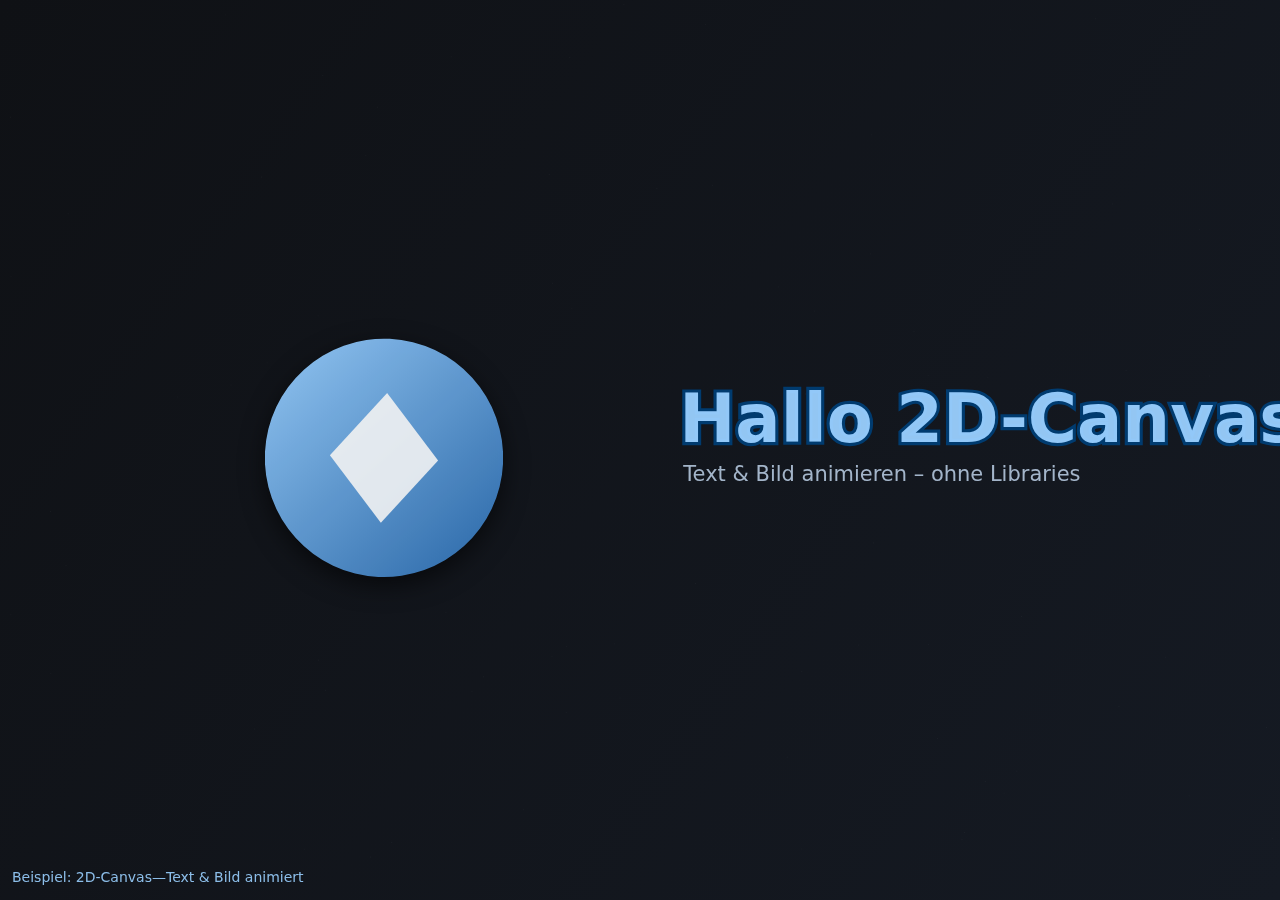
<file: threeText.html>
<!doctype html>
<html lang="de">
<head>
  <meta charset="utf-8" />
  <meta name="viewport" content="width=device-width, initial-scale=1" />
  <title>2D Canvas: Text & Bild animieren</title>
  <style>
    html, body { height: 100%; margin: 0; background: #0f1115; }
    canvas { display: block; width: 100%; height: 100%; }
    .hint { position: fixed; left: 12px; bottom: 12px; color: #9ad0ff; font: 14px/1.4 system-ui, sans-serif; opacity: .9; }
  </style>
</head>
<body>
  <canvas id="c"></canvas>
  <div class="hint">Beispiel: 2D-Canvas—Text & Bild animiert</div>

<script>
(() => {
  const canvas = document.getElementById('c');
  const ctx = canvas.getContext('2d');

  // DPR-Scaling für scharfe Darstellung
  function resize() {
    const dpr = Math.max(1, window.devicePixelRatio || 1);
    const { innerWidth: w, innerHeight: h } = window;
    canvas.width = Math.floor(w * dpr);
    canvas.height = Math.floor(h * dpr);
    canvas.style.width = w + 'px';
    canvas.style.height = h + 'px';
    ctx.setTransform(dpr, 0, 0, dpr, 0, 0);
  }
  resize();
  addEventListener('resize', resize);

  // Ein "Bild" als eingebettetes SVG (keine externen Dateien nötig)
  const svg = `
    <svg xmlns='http://www.w3.org/2000/svg' width='240' height='240' viewBox='0 0 240 240'>
      <defs>
        <linearGradient id='g' x1='0' y1='0' x2='1' y2='1'>
          <stop offset='0%' stop-color='#9ad0ff'/>
          <stop offset='100%' stop-color='#2b6cb0'/>
        </linearGradient>
      </defs>
      <circle cx='120' cy='120' r='110' fill='url(#g)'/>
      <path d='M70 120 L120 60 L170 120 L120 180 Z' fill='white' fill-opacity='.9'/>
    </svg>`;
  const IMG_SRC = 'data:image/svg+xml;utf8,' + encodeURIComponent(svg);
  const img = new Image();
  img.src = IMG_SRC;

  let t0 = performance.now();

  function drawBackground(w, h) {
    // Sanfter Verlaufs-Hintergrund
    const grad = ctx.createLinearGradient(0, 0, w, h);
    grad.addColorStop(0, '#0f1115');
    grad.addColorStop(1, '#151a23');
    ctx.fillStyle = grad;
    ctx.fillRect(0, 0, w, h);

    // Leichte Körnung (pro Frame fix), optional: dezent
    ctx.globalAlpha = 0.04;
    for (let i = 0; i < 80; i++) {
      const x = Math.random() * w;
      const y = Math.random() * h;
      ctx.fillStyle = '#ffffff';
      ctx.fillRect(x, y, 1, 1);
    }
    ctx.globalAlpha = 1;
  }

  function drawText(w, h, t) {
    const baseX = w * 0.52;
    const baseY = h * 0.5;
    const slide = Math.sin(t * 0.5) * 40;     // horizontales Gleiten
    const pulse = 1 + Math.sin(t * 2) * 0.05; // leichter Scale-Puls
    const fade = 0.6 + 0.4 * (0.5 + 0.5 * Math.sin(t * 1.2)); // 0.6–1.0

    ctx.save();
    ctx.translate(baseX + slide, baseY);
    ctx.scale(pulse, pulse);

    ctx.textAlign = 'left';
    ctx.textBaseline = 'middle';

    // Outline
    ctx.lineWidth = 6;
    ctx.strokeStyle = '#003b6f';
    ctx.font = 'bold 64px system-ui, -apple-system, Segoe UI, Roboto, sans-serif';
    ctx.strokeText('Hallo 2D-Canvas 👋', 0, -24);

    // Füllung
    ctx.globalAlpha = fade;
    ctx.fillStyle = '#9ad0ff';
    ctx.fillText('Hallo 2D-Canvas 👋', 0, -24);

    // Subline
    ctx.globalAlpha = 0.9;
    ctx.font = '20px system-ui, -apple-system, Segoe UI, Roboto, sans-serif';
    ctx.fillStyle = '#b4c7dd';
    ctx.fillText('Text & Bild animieren – ohne Libraries', 4, 24);

    ctx.restore();
  }

  function drawImage(w, h, t) {
    if (!img.complete) return; // warten, bis Daten-URL geladen ist

    const cx = w * 0.3;
    const cy = h * 0.5;
    const bob = Math.sin(t * 0.8) * 15;  // leichtes Schweben
    const rot = Math.sin(t * 0.6) * 0.12;

    const targetW = Math.min(260, w * 0.35);
    const targetH = targetW; // SVG ist quadratisch

    ctx.save();
    ctx.translate(cx, cy + bob);
    ctx.rotate(rot);
    ctx.globalAlpha = 0.95;

    // sanfter Schatten
    ctx.shadowColor = 'rgba(0,0,0,0.6)';
    ctx.shadowBlur = 24;
    ctx.shadowOffsetY = 8;

    ctx.drawImage(img, -targetW/2, -targetH/2, targetW, targetH);
    ctx.restore();
  }

  function loop(now) {
    const w = canvas.clientWidth;
    const h = canvas.clientHeight;
    const t = (now - t0) / 1000;

    drawBackground(w, h);
    drawImage(w, h, t);
    drawText(w, h, t);

    requestAnimationFrame(loop);
  }

  // Start, wenn das (eingebettete) Bild fertig ist
  if (img.complete) requestAnimationFrame(loop);
  else img.onload = () => requestAnimationFrame(loop);
})();
</script>
</body>
</html>
</file>
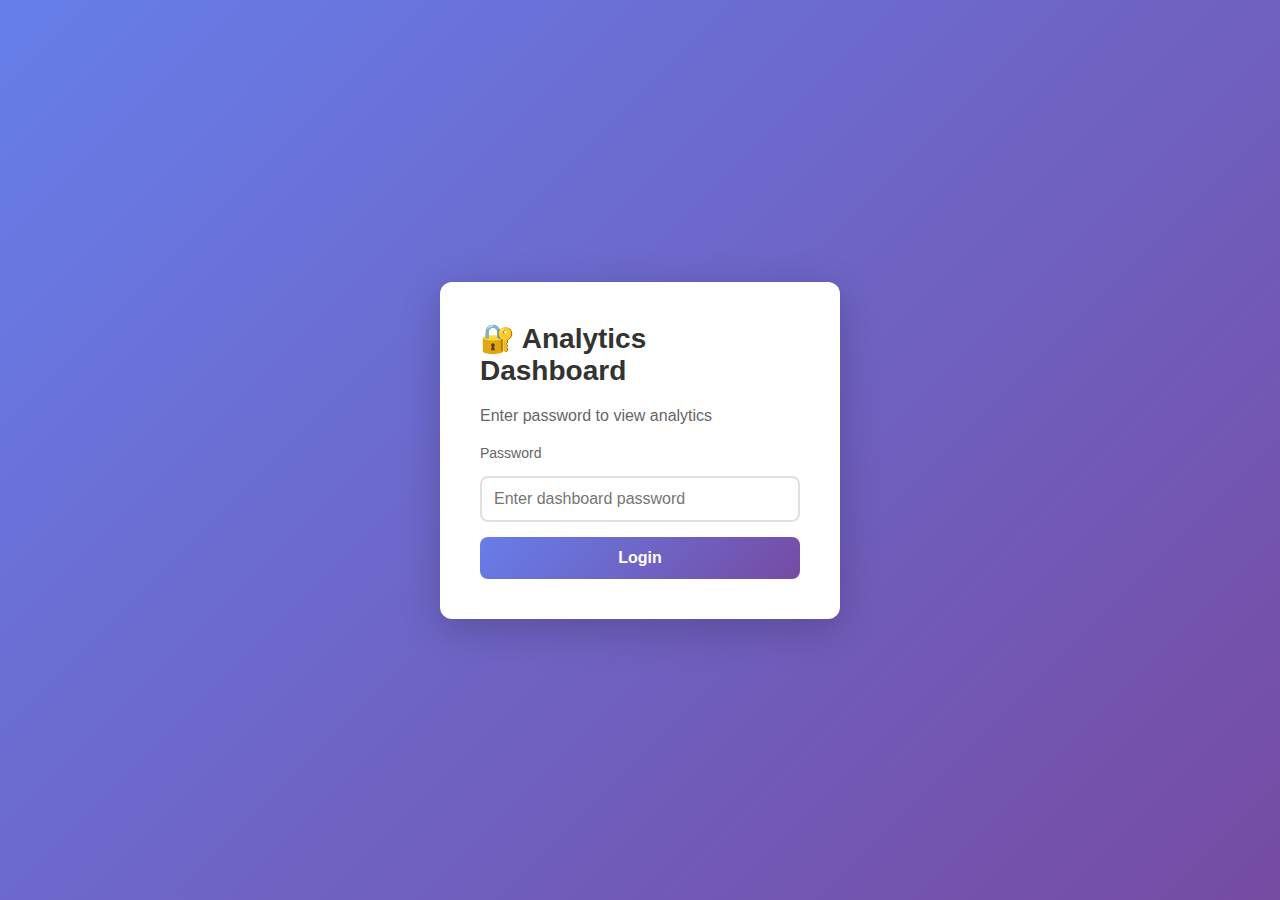
<file: frontend/public/dashboard.html>
<!DOCTYPE html>
<html lang="en">
<head>
    <meta charset="UTF-8">
    <meta name="viewport" content="width=device-width, initial-scale=1.0">
    <title>Analytics Dashboard - Portfolio</title>
    <style>
        * {
            margin: 0;
            padding: 0;
            box-sizing: border-box;
        }

        body {
            font-family: -apple-system, BlinkMacSystemFont, 'Segoe UI', Roboto, 'Helvetica Neue', Arial, sans-serif;
            background: linear-gradient(135deg, #667eea 0%, #764ba2 100%);
            min-height: 100vh;
            display: flex;
            align-items: center;
            justify-content: center;
            padding: 20px;
        }

        .login-container {
            background: white;
            border-radius: 12px;
            padding: 40px;
            box-shadow: 0 10px 40px rgba(0, 0, 0, 0.2);
            max-width: 400px;
            width: 100%;
        }

        .dashboard-container {
            background: white;
            border-radius: 12px;
            padding: 30px;
            box-shadow: 0 10px 40px rgba(0, 0, 0, 0.2);
            max-width: 1200px;
            width: 100%;
            display: none;
        }

        h1 {
            color: #333;
            margin-bottom: 20px;
            font-size: 28px;
        }

        h2 {
            color: #667eea;
            margin-bottom: 15px;
            font-size: 20px;
        }

        .login-form {
            display: flex;
            flex-direction: column;
            gap: 15px;
        }

        label {
            color: #666;
            font-weight: 500;
            font-size: 14px;
        }

        input[type="password"] {
            padding: 12px;
            border: 2px solid #e0e0e0;
            border-radius: 8px;
            font-size: 16px;
            transition: border-color 0.3s;
        }

        input[type="password"]:focus {
            outline: none;
            border-color: #667eea;
        }

        button {
            background: linear-gradient(135deg, #667eea 0%, #764ba2 100%);
            color: white;
            border: none;
            padding: 12px 24px;
            border-radius: 8px;
            font-size: 16px;
            font-weight: 600;
            cursor: pointer;
            transition: transform 0.2s, box-shadow 0.2s;
        }

        button:hover {
            transform: translateY(-2px);
            box-shadow: 0 5px 15px rgba(102, 126, 234, 0.4);
        }

        button:active {
            transform: translateY(0);
        }

        .error {
            color: #e74c3c;
            font-size: 14px;
            margin-top: 10px;
            display: none;
        }

        .stats-grid {
            display: grid;
            grid-template-columns: repeat(auto-fit, minmax(200px, 1fr));
            gap: 20px;
            margin-bottom: 30px;
        }

        .stat-card {
            background: linear-gradient(135deg, #667eea 0%, #764ba2 100%);
            color: white;
            padding: 20px;
            border-radius: 10px;
            text-align: center;
        }

        .stat-value {
            font-size: 36px;
            font-weight: bold;
            margin-bottom: 5px;
        }

        .stat-label {
            font-size: 14px;
            opacity: 0.9;
        }

        .chart-section {
            margin-bottom: 30px;
        }

        .bar-chart {
            display: flex;
            flex-direction: column;
            gap: 10px;
            margin-top: 15px;
        }

        .bar-item {
            display: flex;
            align-items: center;
            gap: 10px;
        }

        .bar-label {
            min-width: 120px;
            font-size: 14px;
            color: #666;
        }

        .bar-visual {
            flex: 1;
            height: 30px;
            background: linear-gradient(90deg, #667eea 0%, #764ba2 100%);
            border-radius: 5px;
            position: relative;
            display: flex;
            align-items: center;
            padding: 0 10px;
        }

        .bar-count {
            color: white;
            font-weight: 600;
            font-size: 12px;
        }

        .recent-visits {
            margin-top: 15px;
        }

        .visit-item {
            padding: 10px;
            border-bottom: 1px solid #e0e0e0;
            display: flex;
            justify-content: space-between;
            align-items: center;
        }

        .visit-item:last-child {
            border-bottom: none;
        }

        .visit-page {
            font-weight: 500;
            color: #333;
        }

        .visit-time {
            color: #999;
            font-size: 12px;
        }

        .logout-btn {
            background: #e74c3c;
            margin-top: 20px;
        }

        .logout-btn:hover {
            box-shadow: 0 5px 15px rgba(231, 76, 60, 0.4);
        }

        .loading {
            text-align: center;
            color: #667eea;
            padding: 40px;
        }

        .period-selector {
            display: flex;
            gap: 10px;
            margin-bottom: 30px;
            flex-wrap: wrap;
        }

        .period-btn {
            padding: 10px 20px;
            background: #f0f0f0;
            color: #333;
            border: 2px solid #e0e0e0;
            border-radius: 8px;
            font-size: 14px;
            font-weight: 600;
            cursor: pointer;
            transition: all 0.3s;
        }

        .period-btn.active {
            background: linear-gradient(135deg, #667eea 0%, #764ba2 100%);
            color: white;
            border-color: #667eea;
        }

        .period-btn:hover {
            transform: translateY(-2px);
        }

        .trend-chart {
            margin-top: 15px;
            padding: 20px;
            background: #f9f9f9;
            border-radius: 8px;
        }

        .trend-item {
            display: flex;
            align-items: center;
            gap: 10px;
            margin-bottom: 8px;
        }

        .trend-date {
            min-width: 100px;
            font-size: 13px;
            color: #666;
        }

        .trend-bar {
            flex: 1;
            height: 24px;
            background: linear-gradient(90deg, #667eea 0%, #764ba2 100%);
            border-radius: 4px;
            display: flex;
            align-items: center;
            padding: 0 8px;
        }

        .trend-value {
            color: white;
            font-weight: 600;
            font-size: 11px;
        }

        .essential-note {
            font-size: 13px;
            color: #555;
            margin-top: 6px;
        }

        .path-list {
            margin-top: 12px;
            border: 1px solid #ececec;
            border-radius: 8px;
            overflow: hidden;
        }

        .path-item {
            display: flex;
            justify-content: space-between;
            padding: 10px 14px;
            border-bottom: 1px solid #f0f0f0;
            font-size: 14px;
            background: white;
        }

        .path-item:nth-child(odd) {
            background: #fafafa;
        }

        .path-item:last-child {
            border-bottom: none;
        }

        .path-label {
            color: #374151;
            font-weight: 500;
        }

        .path-count {
            font-weight: 600;
            color: #667eea;
        }
    </style>
</head>
<body>
    <!-- Login Screen -->
    <div class="login-container" id="loginContainer">
        <h1>🔐 Analytics Dashboard</h1>
        <p style="color: #666; margin-bottom: 20px;">Enter password to view analytics</p>
        <form class="login-form" id="loginForm">
            <label for="password">Password</label>
            <input
                type="password"
                id="password"
                placeholder="Enter dashboard password"
                required
                autocomplete="current-password"
            >
            <button type="submit">Login</button>
            <p class="error" id="errorMsg">Invalid password. Please try again.</p>
        </form>
    </div>

    <!-- Dashboard Screen -->
    <div class="dashboard-container" id="dashboardContainer">
        <h1>📊 Portfolio Analytics Dashboard</h1>
        <p style="color: #666; margin-bottom: 30px;">GDPR-compliant visitor statistics</p>

        <div id="loadingMsg" class="loading">Loading analytics data...</div>
        <div id="statsContent" style="display: none;">
            <!-- Time Period Selector -->
            <div class="period-selector">
                <button class="period-btn" data-period="all" onclick="setPeriod('all')">All Time</button>
                <button class="period-btn active" data-period="week" onclick="setPeriod('week')">Last 7 Days</button>
                <button class="period-btn" data-period="month" onclick="setPeriod('month')">Last 30 Days</button>
                <button class="period-btn" data-period="today" onclick="setPeriod('today')">Today</button>
            </div>

            <!-- Overview Stats -->
            <div class="stats-grid">
                <div class="stat-card">
                    <div class="stat-value" id="totalSessions">-</div>
                    <div class="stat-label">Total Sessions</div>
                </div>
                <div class="stat-card">
                    <div class="stat-value" id="totalVisits">-</div>
                    <div class="stat-label">Total Visits</div>
                </div>
                <div class="stat-card">
                    <div class="stat-value" id="avgScroll">-%</div>
                    <div class="stat-label">Avg. Scroll Depth</div>
                </div>
                <div class="stat-card">
                    <div class="stat-value" id="avgTime">-s</div>
                    <div class="stat-label">Avg. Time on Page</div>
                </div>
                <div class="stat-card">
                    <div class="stat-value" id="bounceRate">-%</div>
                    <div class="stat-label">Bounce Rate</div>
                </div>
                <div class="stat-card">
                    <div class="stat-value" id="completionRate">-%</div>
                    <div class="stat-label">Completion Rate</div>
                </div>
                <div class="stat-card">
                    <div class="stat-value" id="essentialPageViews">-</div>
                    <div class="stat-label">Essential-only Views</div>
                </div>
            </div>

            <!-- Top Section -->
            <div class="chart-section">
                <h2>🎯 Most Viewed Section</h2>
                <p id="topSection" style="font-size: 18px; color: #667eea; font-weight: 600;">-</p>
            </div>

            <!-- Daily Trend -->
            <div class="chart-section">
                <h2>📈 Daily Session Trend</h2>
                <div class="trend-chart" id="dailyTrendChart"></div>
            </div>

            <!-- Device Stats -->
            <div class="chart-section">
                <h2>📱 Devices</h2>
                <div class="bar-chart" id="deviceChart"></div>
            </div>

            <!-- Browser Stats -->
            <div class="chart-section">
                <h2>🌐 Top Browsers</h2>
                <div class="bar-chart" id="browserChart"></div>
            </div>

            <!-- Essential-only (cookieless) stats -->
            <div class="chart-section">
                <h2>?? Essential-only Device Mix</h2>
                <p class="essential-note">Traffic recorded without cookies when visitors reject analytics.</p>
                <div class="bar-chart" id="essentialDeviceChart"></div>
            </div>

            <div class="chart-section">
                <h2>?? Top Essential-only Paths</h2>
                <p class="essential-note">Most-accessed pages from essential-only mode (cookieless pings).</p>
                <div class="path-list" id="essentialPathList"></div>
            </div>

            <!-- Recent Visits -->
            <div class="chart-section">
                <h2>⏱️ Recent Visits (Last 10)</h2>
                <div class="recent-visits" id="recentVisits"></div>
            </div>

            <button class="logout-btn" onclick="logout()">Logout</button>
        </div>
    </div>

    <script>
        const API_URL = window.location.hostname === 'localhost'
            ? 'http://localhost:5000/api/analytics'
            : 'https://api.jan-huelsbrink.de/api/analytics';

        let currentPassword = null;
        let currentPeriod = 'week';

        // Handle login
        document.getElementById('loginForm').addEventListener('submit', async (e) => {
            e.preventDefault();
            const password = document.getElementById('password').value;

            try {
                const response = await fetch(`${API_URL}/stats?password=${encodeURIComponent(password)}`);

                if (response.ok) {
                    currentPassword = password;
                    showDashboard();
                    loadAnalytics(password);
                } else {
                    document.getElementById('errorMsg').style.display = 'block';
                }
            } catch (error) {
                console.error('Login error:', error);
                document.getElementById('errorMsg').textContent = 'Connection error. Please try again.';
                document.getElementById('errorMsg').style.display = 'block';
            }
        });

        function showDashboard() {
            document.getElementById('loginContainer').style.display = 'none';
            document.getElementById('dashboardContainer').style.display = 'block';
        }

        function logout() {
            currentPassword = null;
            document.getElementById('loginContainer').style.display = 'flex';
            document.getElementById('dashboardContainer').style.display = 'none';
            document.getElementById('password').value = '';
            document.getElementById('errorMsg').style.display = 'none';
        }

        function setPeriod(period) {
            currentPeriod = period;

            // Update button styles
            document.querySelectorAll('.period-btn').forEach(btn => {
                btn.classList.remove('active');
            });
            document.querySelector(`[data-period="${period}"]`).classList.add('active');

            // Reload analytics with new period
            if (currentPassword) {
                loadAnalytics(currentPassword);
            }
        }

        async function loadAnalytics(password) {
            try {
                const response = await fetch(`${API_URL}/stats?password=${encodeURIComponent(password)}&period=${currentPeriod}`);
                const data = await response.json();

                // Update overview stats
                document.getElementById('totalSessions').textContent = data.sessions;
                document.getElementById('totalVisits').textContent = data.visits;
                document.getElementById('avgScroll').textContent = data.avgScroll + '%';
                document.getElementById('avgTime').textContent = data.avgTime + 's';
                document.getElementById('bounceRate').textContent = data.bounceRate + '%';
                document.getElementById('completionRate').textContent = data.completionRate + '%';
                document.getElementById('essentialPageViews').textContent = data.essentialPageViews;
                document.getElementById('topSection').textContent = data.topSection;

                // Daily trend chart
                const dailyTrendChart = document.getElementById('dailyTrendChart');
                dailyTrendChart.innerHTML = '';
                if (data.dailyTrend && data.dailyTrend.length > 0) {
                    const maxSessions = Math.max(...data.dailyTrend.map(d => d.sessions), 1);
                    data.dailyTrend.forEach(trend => {
                        const date = new Date(trend.date);
                        const dateStr = date.toLocaleDateString('de-DE', { month: 'short', day: 'numeric' });
                        const width = (trend.sessions / maxSessions) * 100;
                        dailyTrendChart.innerHTML += `
                            <div class="trend-item">
                                <div class="trend-date">${dateStr}</div>
                                <div class="trend-bar" style="width: ${width}%">
                                    <span class="trend-value">${trend.sessions} sessions</span>
                                </div>
                            </div>
                        `;
                    });
                } else {
                    dailyTrendChart.innerHTML = '<p style="color: #999; font-size: 14px;">No data available for selected period</p>';
                }

                // Device chart
                const deviceChart = document.getElementById('deviceChart');
                deviceChart.innerHTML = '';
                const maxDeviceCount = Math.max(...data.deviceStats.map(d => d.count), 1);
                data.deviceStats.forEach(device => {
                    const width = (device.count / maxDeviceCount) * 100;
                    deviceChart.innerHTML += `
                        <div class="bar-item">
                            <div class="bar-label">${device.deviceType}</div>
                            <div class="bar-visual" style="width: ${width}%">
                                <span class="bar-count">${device.count}</span>
                            </div>
                        </div>
                    `;
                });

                // Browser chart
                const browserChart = document.getElementById('browserChart');
                browserChart.innerHTML = '';
                const maxBrowserCount = Math.max(...data.browserStats.map(b => b.count), 1);
                data.browserStats.forEach(browser => {
                    const width = (browser.count / maxBrowserCount) * 100;
                    browserChart.innerHTML += `
                        <div class="bar-item">
                            <div class="bar-label">${browser.browser}</div>
                            <div class="bar-visual" style="width: ${width}%">
                                <span class="bar-count">${browser.count}</span>
                            </div>
                        </div>
                    `;
                });

                // Essential-only device chart
                const essentialDeviceChart = document.getElementById('essentialDeviceChart');
                essentialDeviceChart.innerHTML = '';
                if (data.essentialDeviceStats && data.essentialDeviceStats.length > 0) {
                    const maxEssentialDevice = Math.max(...data.essentialDeviceStats.map(d => d.count), 1);
                    data.essentialDeviceStats.forEach(device => {
                        const width = (device.count / maxEssentialDevice) * 100;
                        essentialDeviceChart.innerHTML += `
                            <div class="bar-item">
                                <div class="bar-label">${device.deviceType}</div>
                                <div class="bar-visual" style="width: ${width}%">
                                    <span class="bar-count">${device.count}</span>
                                </div>
                            </div>
                        `;
                    });
                } else {
                    essentialDeviceChart.innerHTML = '<p style="color: #999; font-size: 14px;">No essential-only traffic recorded for this period.</p>';
                }

                // Essential-only path list
                const essentialPathList = document.getElementById('essentialPathList');
                essentialPathList.innerHTML = '';
                if (data.essentialPathStats && data.essentialPathStats.length > 0) {
                    data.essentialPathStats.forEach(path => {
                        essentialPathList.innerHTML += `
                            <div class="path-item">
                                <span class="path-label">${path.path}</span>
                                <span class="path-count">${path.count}</span>
                            </div>
                        `;
                    });
                } else {
                    essentialPathList.innerHTML = '<p style="color: #999; padding: 12px;">No essential-only paths recorded for this period.</p>';
                }

                // Recent visits
                const recentVisits = document.getElementById('recentVisits');
                recentVisits.innerHTML = '';
                data.recentVisits.forEach(visit => {
                    const date = new Date(visit.timestamp);
                    const timeStr = date.toLocaleString('de-DE');
                    recentVisits.innerHTML += `
                        <div class="visit-item">
                            <span class="visit-page">${visit.page}</span>
                            <div>
                                <span class="visit-time">${timeStr} • ${visit.durationSeconds}s</span>
                            </div>
                        </div>
                    `;
                });

                document.getElementById('loadingMsg').style.display = 'none';
                document.getElementById('statsContent').style.display = 'block';
            } catch (error) {
                console.error('Error loading analytics:', error);
                document.getElementById('loadingMsg').innerHTML = '❌ Error loading data. Please refresh.';
            }
        }

        // Auto-refresh every 30 seconds
        setInterval(() => {
            if (currentPassword) {
                loadAnalytics(currentPassword);
            }
        }, 5000);
    </script>
</body>
</html>
</file>
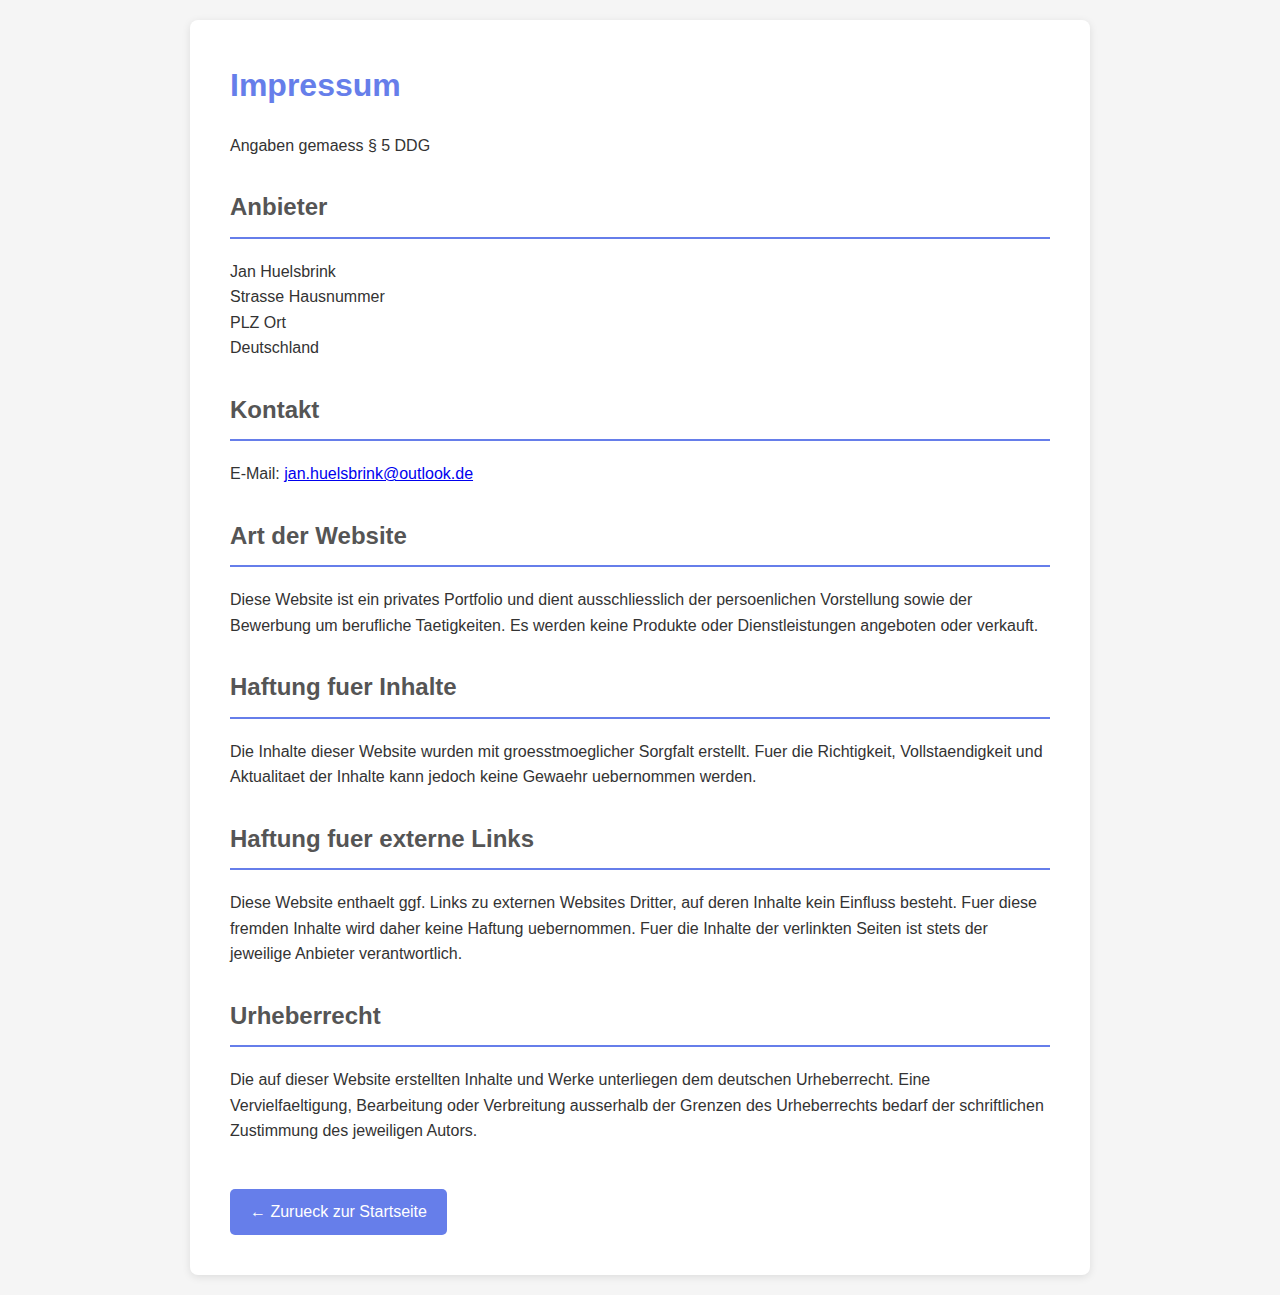
<file: frontend/public/imprint.html>
<!DOCTYPE html>
<html lang="de">
<head>
    <meta charset="UTF-8">
    <meta name="viewport" content="width=device-width, initial-scale=1.0">
    <title>Impressum - Jan Huelsbrink Portfolio</title>
    <style>
        body {
            font-family: -apple-system, BlinkMacSystemFont, 'Segoe UI', Roboto, 'Helvetica Neue', Arial, sans-serif;
            line-height: 1.6;
            max-width: 900px;
            margin: 0 auto;
            padding: 20px;
            color: #333;
            background: #f5f5f5;
        }
        .container {
            background: white;
            padding: 40px;
            border-radius: 8px;
            box-shadow: 0 2px 8px rgba(0,0,0,0.1);
        }
        h1 {
            color: #667eea;
            margin-top: 0;
        }
        h2 {
            color: #555;
            margin-top: 30px;
            border-bottom: 2px solid #667eea;
            padding-bottom: 10px;
        }
        p {
            margin-bottom: 15px;
        }
        .back-link {
            display: inline-block;
            margin-top: 30px;
            padding: 10px 20px;
            background: #667eea;
            color: white;
            border-radius: 5px;
            text-decoration: none;
        }

        .back-link:hover {
            background: #5568d3;
            text-decoration: none;
        }
    </style>
</head>
<body>
    <div class="container">
        <h1>Impressum</h1>
        <p>Angaben gemaess &sect; 5 DDG</p>

        <h2>Anbieter</h2>
        <p>
            Jan Huelsbrink<br/>
            Strasse Hausnummer<br/>
            PLZ Ort<br/>
            Deutschland
        </p>

        <h2>Kontakt</h2>
        <p>E-Mail: <a href="mailto:jan.huelsbrink@outlook.de">jan.huelsbrink@outlook.de</a></p>

        <h2>Art der Website</h2>
        <p>
            Diese Website ist ein privates Portfolio und dient ausschliesslich der persoenlichen Vorstellung
            sowie der Bewerbung um berufliche Taetigkeiten. Es werden keine Produkte oder Dienstleistungen
            angeboten oder verkauft.
        </p>

        <h2>Haftung fuer Inhalte</h2>
        <p>
            Die Inhalte dieser Website wurden mit groesstmoeglicher Sorgfalt erstellt. Fuer die Richtigkeit,
            Vollstaendigkeit und Aktualitaet der Inhalte kann jedoch keine Gewaehr uebernommen werden.
        </p>

        <h2>Haftung fuer externe Links</h2>
        <p>
            Diese Website enthaelt ggf. Links zu externen Websites Dritter, auf deren Inhalte kein Einfluss besteht.
            Fuer diese fremden Inhalte wird daher keine Haftung uebernommen. Fuer die Inhalte der verlinkten Seiten
            ist stets der jeweilige Anbieter verantwortlich.
        </p>

        <h2>Urheberrecht</h2>
        <p>
            Die auf dieser Website erstellten Inhalte und Werke unterliegen dem deutschen Urheberrecht.
            Eine Vervielfaeltigung, Bearbeitung oder Verbreitung ausserhalb der Grenzen des Urheberrechts bedarf
            der schriftlichen Zustimmung des jeweiligen Autors.
        </p>

        <a class="back-link" href="index.html">&larr; Zurueck zur Startseite</a>
    </div>
</body>
</html>
</file>
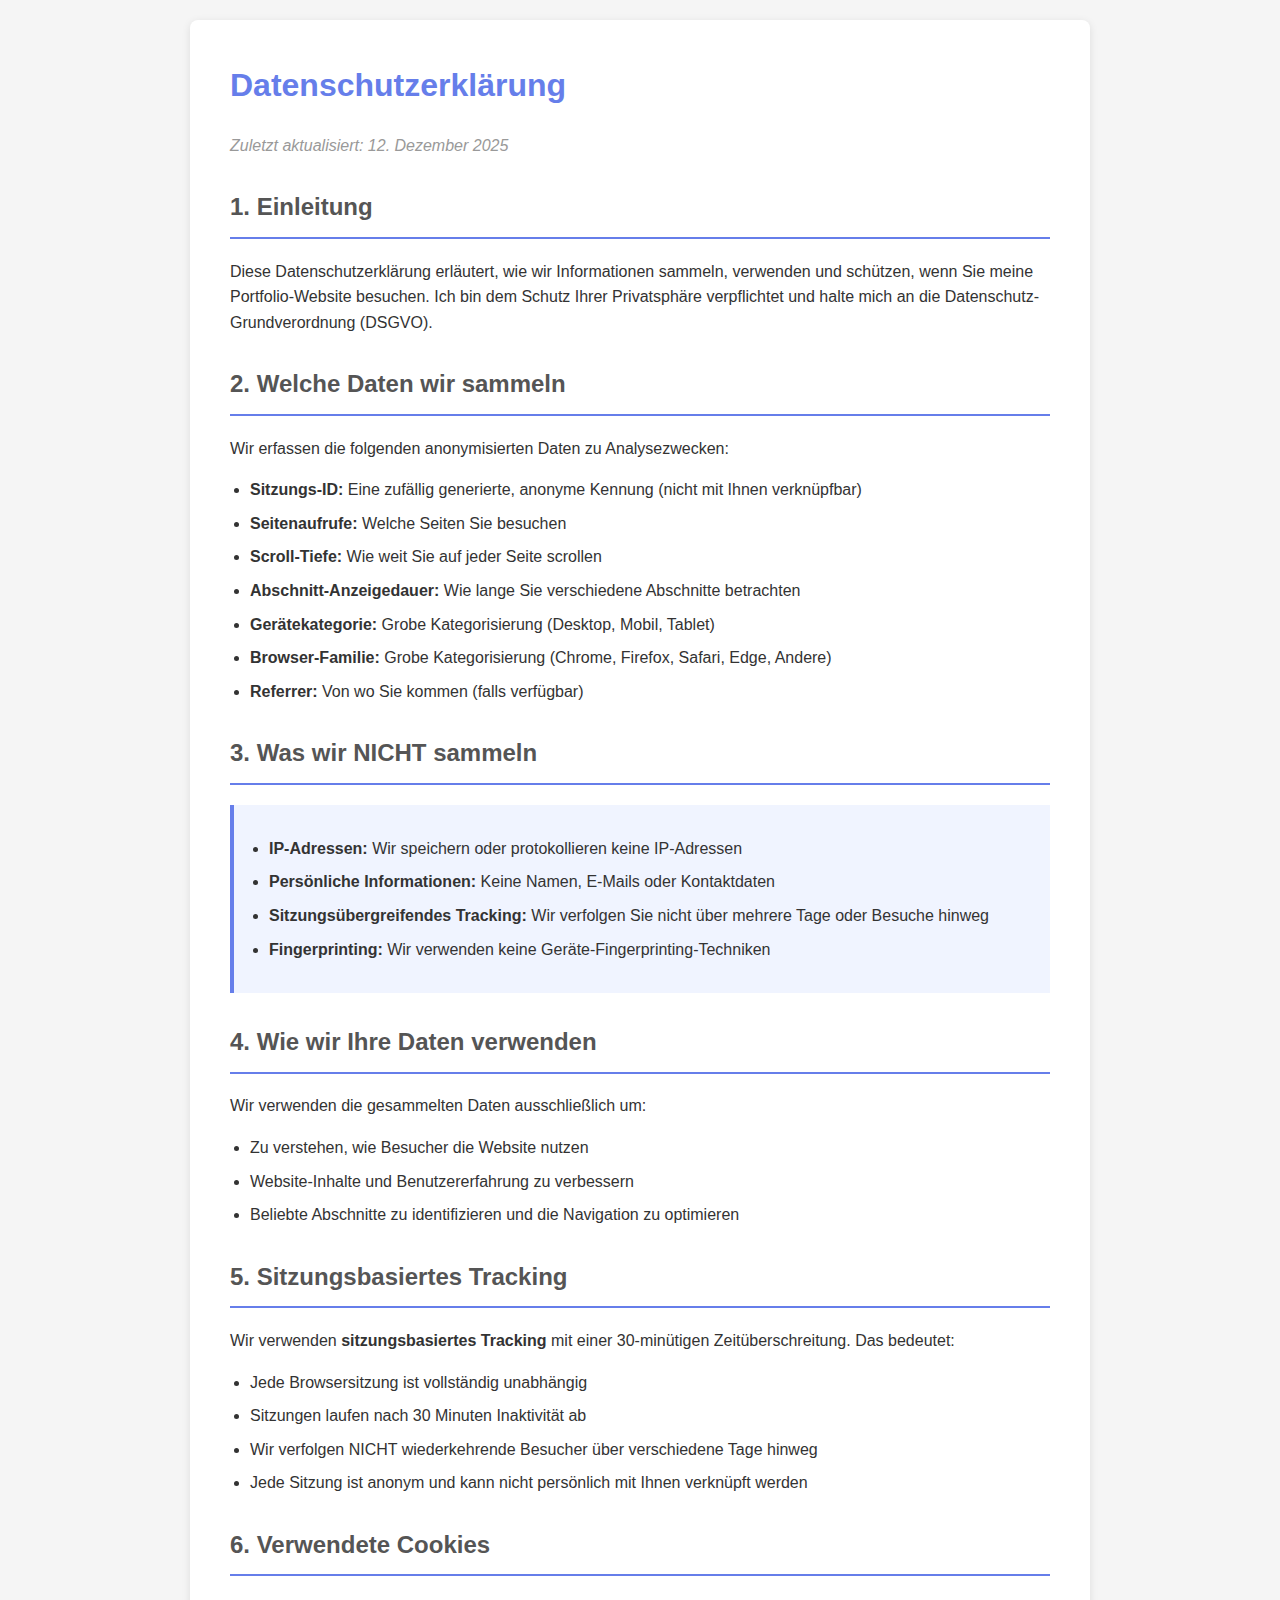
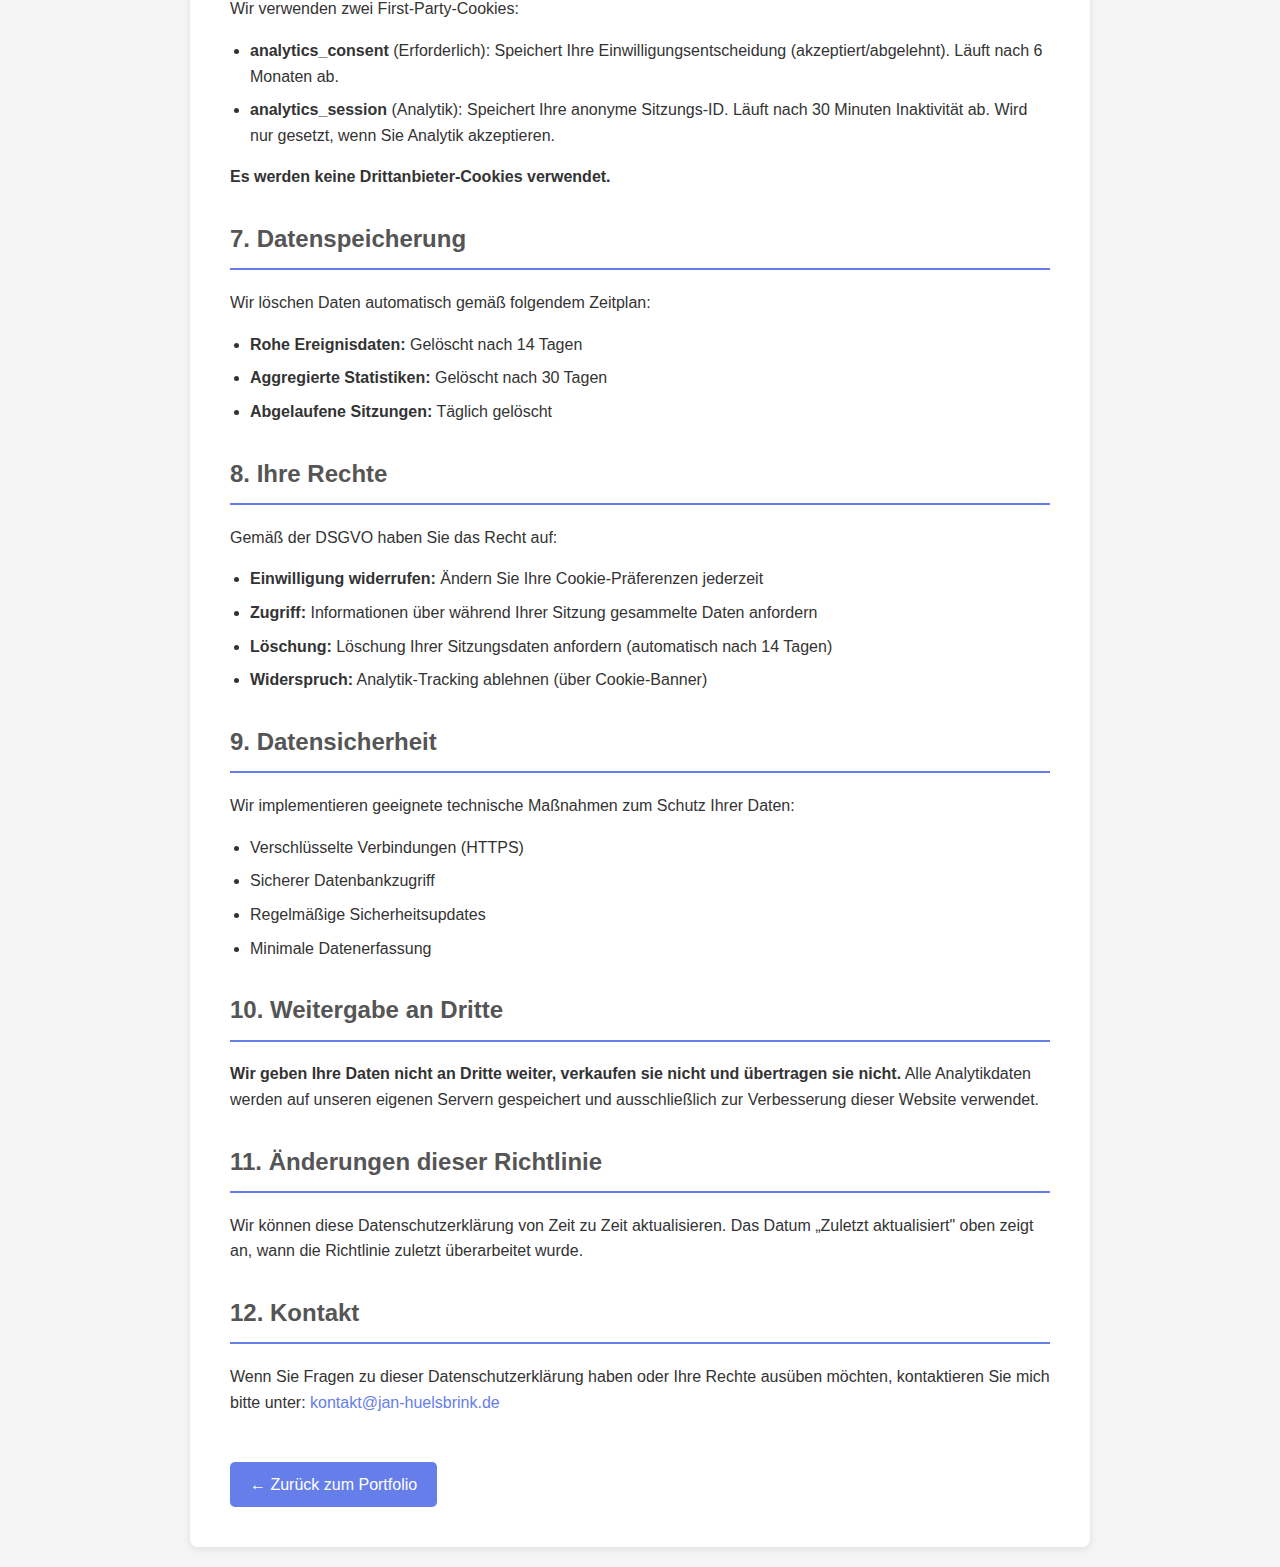
<file: frontend/public/privacy.html>
<!DOCTYPE html>
<html lang="de">
<head>
    <meta charset="UTF-8">
    <meta name="viewport" content="width=device-width, initial-scale=1.0">
    <title>Datenschutzerklärung - Jan Hülsbrink Portfolio</title>
    <style>
        body {
            font-family: -apple-system, BlinkMacSystemFont, 'Segoe UI', Roboto, 'Helvetica Neue', Arial, sans-serif;
            line-height: 1.6;
            max-width: 900px;
            margin: 0 auto;
            padding: 20px;
            color: #333;
            background: #f5f5f5;
        }
        .container {
            background: white;
            padding: 40px;
            border-radius: 8px;
            box-shadow: 0 2px 8px rgba(0,0,0,0.1);
        }
        h1 {
            color: #667eea;
            margin-top: 0;
        }
        h2 {
            color: #555;
            margin-top: 30px;
            border-bottom: 2px solid #667eea;
            padding-bottom: 10px;
        }
        .last-updated {
            color: #999;
            font-style: italic;
            margin-bottom: 30px;
        }
        ul {
            padding-left: 20px;
        }
        li {
            margin: 8px 0;
        }
        .highlight {
            background: #f0f4ff;
            padding: 15px;
            border-left: 4px solid #667eea;
            margin: 20px 0;
        }
        a {
            color: #667eea;
            text-decoration: none;
        }
        a:hover {
            text-decoration: underline;
        }
        .back-link {
            display: inline-block;
            margin-top: 30px;
            padding: 10px 20px;
            background: #667eea;
            color: white;
            border-radius: 5px;
            text-decoration: none;
        }
        .back-link:hover {
            background: #5568d3;
            text-decoration: none;
        }
    </style>
</head>
<body>
    <div class="container">
        <h1>Datenschutzerklärung</h1>
        <p class="last-updated">Zuletzt aktualisiert: 12. Dezember 2025</p>

        <h2>1. Einleitung</h2>
        <p>
            Diese Datenschutzerklärung erläutert, wie wir Informationen sammeln, verwenden und schützen,
            wenn Sie meine Portfolio-Website besuchen. Ich bin dem Schutz Ihrer Privatsphäre verpflichtet
            und halte mich an die Datenschutz-Grundverordnung (DSGVO).
        </p>

        <h2>2. Welche Daten wir sammeln</h2>
        <p>Wir erfassen die folgenden anonymisierten Daten zu Analysezwecken:</p>
        <ul>
            <li><strong>Sitzungs-ID:</strong> Eine zufällig generierte, anonyme Kennung (nicht mit Ihnen verknüpfbar)</li>
            <li><strong>Seitenaufrufe:</strong> Welche Seiten Sie besuchen</li>
            <li><strong>Scroll-Tiefe:</strong> Wie weit Sie auf jeder Seite scrollen</li>
            <li><strong>Abschnitt-Anzeigedauer:</strong> Wie lange Sie verschiedene Abschnitte betrachten</li>
            <li><strong>Gerätekategorie:</strong> Grobe Kategorisierung (Desktop, Mobil, Tablet)</li>
            <li><strong>Browser-Familie:</strong> Grobe Kategorisierung (Chrome, Firefox, Safari, Edge, Andere)</li>
            <li><strong>Referrer:</strong> Von wo Sie kommen (falls verfügbar)</li>
        </ul>

        <h2>3. Was wir NICHT sammeln</h2>
        <div class="highlight">
            <ul>
                <li><strong>IP-Adressen:</strong> Wir speichern oder protokollieren keine IP-Adressen</li>
                <li><strong>Persönliche Informationen:</strong> Keine Namen, E-Mails oder Kontaktdaten</li>
                <li><strong>Sitzungsübergreifendes Tracking:</strong> Wir verfolgen Sie nicht über mehrere Tage oder Besuche hinweg</li>
                <li><strong>Fingerprinting:</strong> Wir verwenden keine Geräte-Fingerprinting-Techniken</li>
            </ul>
        </div>

        <h2>4. Wie wir Ihre Daten verwenden</h2>
        <p>Wir verwenden die gesammelten Daten ausschließlich um:</p>
        <ul>
            <li>Zu verstehen, wie Besucher die Website nutzen</li>
            <li>Website-Inhalte und Benutzererfahrung zu verbessern</li>
            <li>Beliebte Abschnitte zu identifizieren und die Navigation zu optimieren</li>
        </ul>

        <h2>5. Sitzungsbasiertes Tracking</h2>
        <p>
            Wir verwenden <strong>sitzungsbasiertes Tracking</strong> mit einer 30-minütigen Zeitüberschreitung.
            Das bedeutet:
        </p>
        <ul>
            <li>Jede Browsersitzung ist vollständig unabhängig</li>
            <li>Sitzungen laufen nach 30 Minuten Inaktivität ab</li>
            <li>Wir verfolgen NICHT wiederkehrende Besucher über verschiedene Tage hinweg</li>
            <li>Jede Sitzung ist anonym und kann nicht persönlich mit Ihnen verknüpft werden</li>
        </ul>

        <h2>6. Verwendete Cookies</h2>
        <p>Wir verwenden zwei First-Party-Cookies:</p>
        <ul>
            <li>
                <strong>analytics_consent</strong> (Erforderlich): Speichert Ihre Einwilligungsentscheidung (akzeptiert/abgelehnt).
                Läuft nach 6 Monaten ab.
            </li>
            <li>
                <strong>analytics_session</strong> (Analytik): Speichert Ihre anonyme Sitzungs-ID.
                Läuft nach 30 Minuten Inaktivität ab. Wird nur gesetzt, wenn Sie Analytik akzeptieren.
            </li>
        </ul>
        <p><strong>Es werden keine Drittanbieter-Cookies verwendet.</strong></p>

        <h2>7. Datenspeicherung</h2>
        <p>Wir löschen Daten automatisch gemäß folgendem Zeitplan:</p>
        <ul>
            <li><strong>Rohe Ereignisdaten:</strong> Gelöscht nach 14 Tagen</li>
            <li><strong>Aggregierte Statistiken:</strong> Gelöscht nach 30 Tagen</li>
            <li><strong>Abgelaufene Sitzungen:</strong> Täglich gelöscht</li>
        </ul>

        <h2>8. Ihre Rechte</h2>
        <p>Gemäß der DSGVO haben Sie das Recht auf:</p>
        <ul>
            <li><strong>Einwilligung widerrufen:</strong> Ändern Sie Ihre Cookie-Präferenzen jederzeit</li>
            <li><strong>Zugriff:</strong> Informationen über während Ihrer Sitzung gesammelte Daten anfordern</li>
            <li><strong>Löschung:</strong> Löschung Ihrer Sitzungsdaten anfordern (automatisch nach 14 Tagen)</li>
            <li><strong>Widerspruch:</strong> Analytik-Tracking ablehnen (über Cookie-Banner)</li>
        </ul>

        <h2>9. Datensicherheit</h2>
        <p>
            Wir implementieren geeignete technische Maßnahmen zum Schutz Ihrer Daten:
        </p>
        <ul>
            <li>Verschlüsselte Verbindungen (HTTPS)</li>
            <li>Sicherer Datenbankzugriff</li>
            <li>Regelmäßige Sicherheitsupdates</li>
            <li>Minimale Datenerfassung</li>
        </ul>

        <h2>10. Weitergabe an Dritte</h2>
        <p>
            <strong>Wir geben Ihre Daten nicht an Dritte weiter, verkaufen sie nicht und übertragen sie nicht.</strong>
            Alle Analytikdaten werden auf unseren eigenen Servern gespeichert und ausschließlich zur
            Verbesserung dieser Website verwendet.
        </p>

        <h2>11. Änderungen dieser Richtlinie</h2>
        <p>
            Wir können diese Datenschutzerklärung von Zeit zu Zeit aktualisieren. Das Datum „Zuletzt aktualisiert"
            oben zeigt an, wann die Richtlinie zuletzt überarbeitet wurde.
        </p>

        <h2>12. Kontakt</h2>
        <p>
            Wenn Sie Fragen zu dieser Datenschutzerklärung haben oder Ihre Rechte ausüben möchten,
            kontaktieren Sie mich bitte unter: <a href="mailto:kontakt@jan-huelsbrink.de">kontakt@jan-huelsbrink.de</a>
        </p>

        <a href="/" class="back-link">← Zurück zum Portfolio</a>
    </div>
</body>
</html>
</file>
